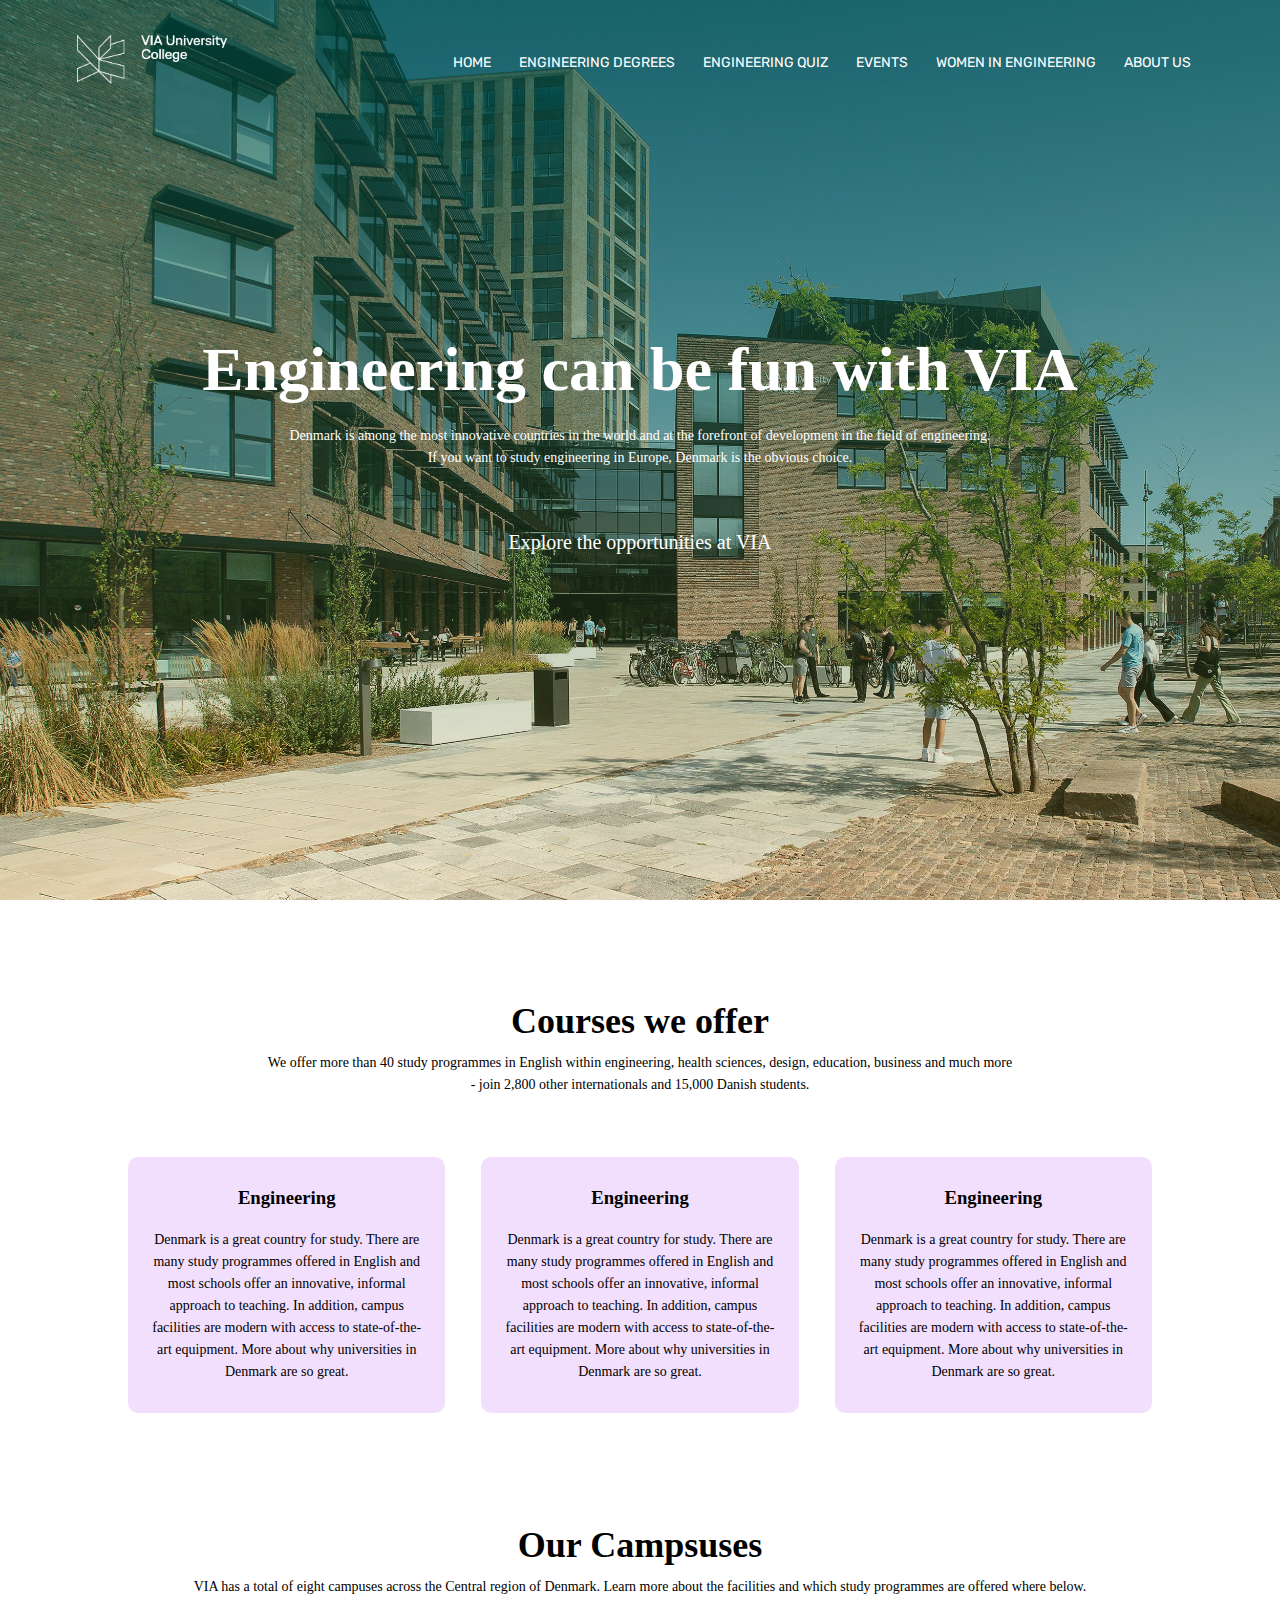
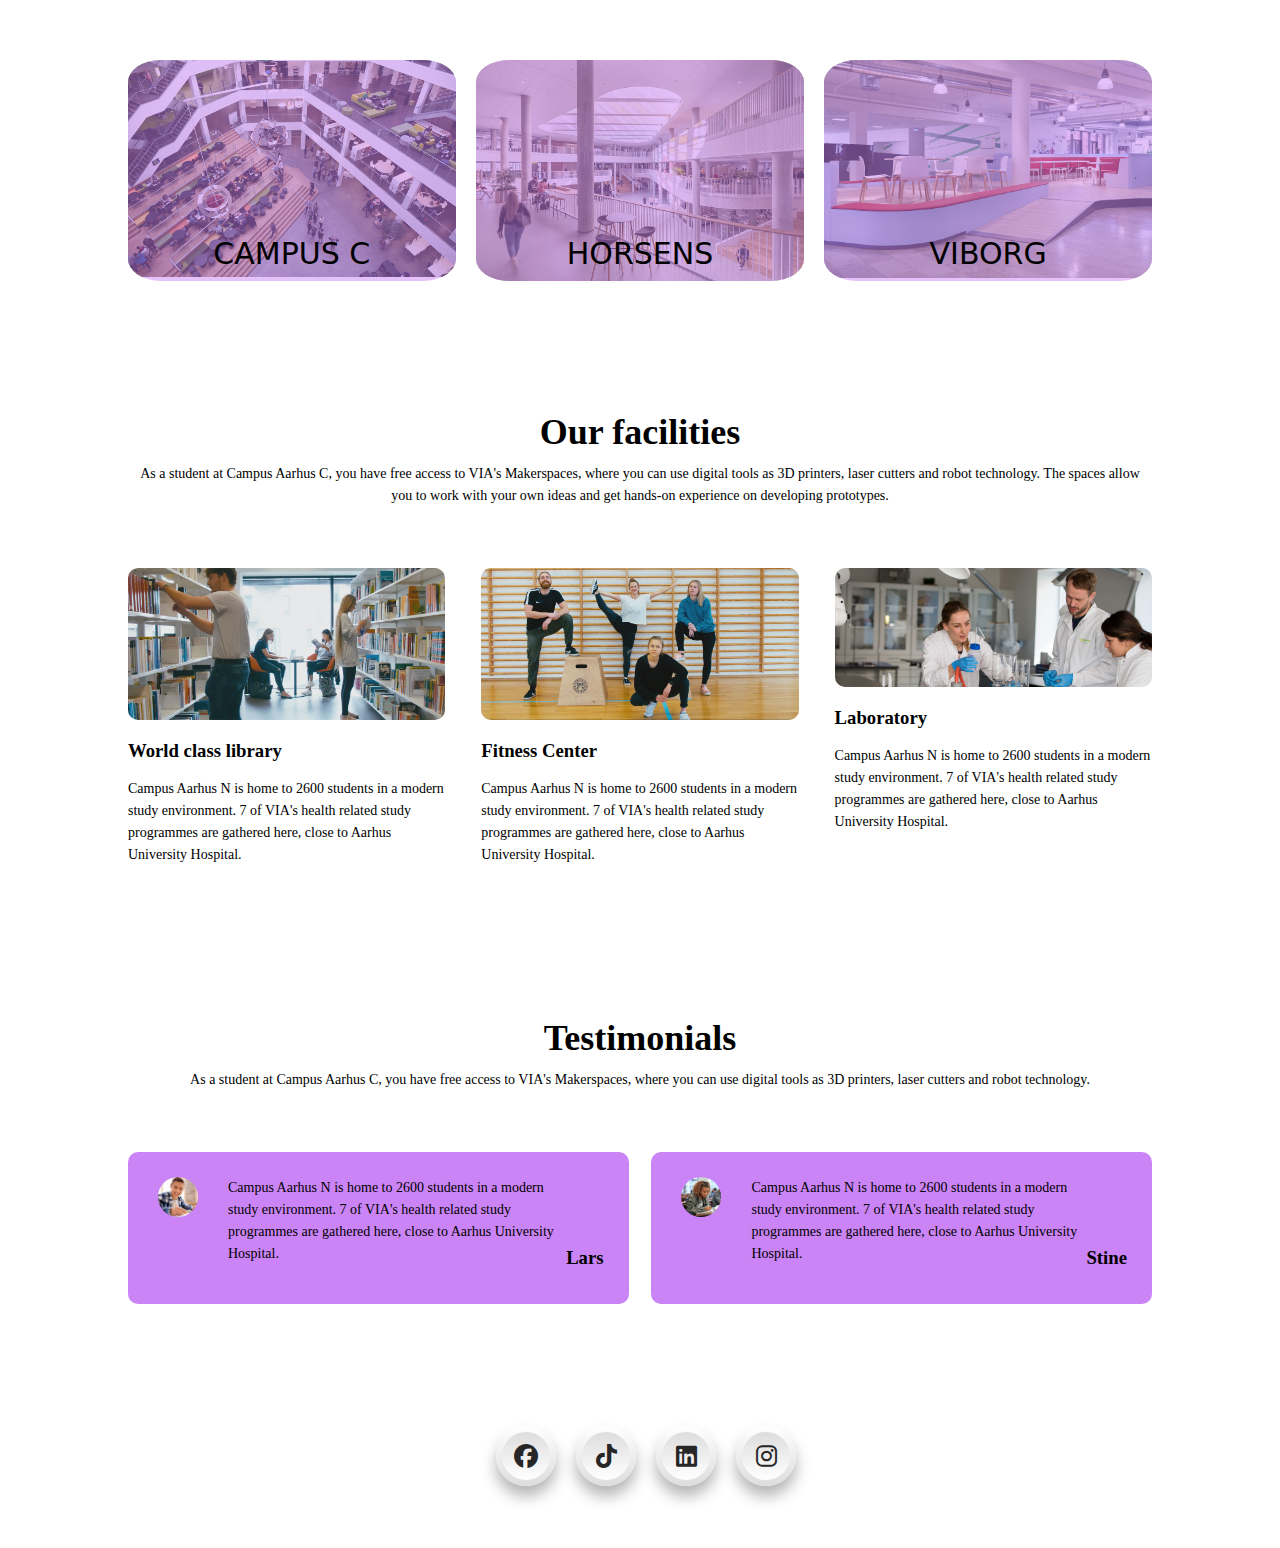
<file: index.html>
<!DOCTYPE html>
<html>
    <head>
        <meta name="viewport" content="width=device-width, initial-scale=1">
        <title>VIA Engineering</title>
        <link rel="stylesheet" href="style.css">
        <link rel="preconnect" href="https://fonts.googleapis.com">
        <link rel="preconnect" href="https://fonts.googleapis.com">
        <link href="https://cdnjs.cloudflare.com/ajax/libs/font-awesome/4.3.0/css/font-awesome.css" rel="stylesheet"  type='text/css'>
        <link rel="preconnect" href="https://fonts.gstatic.com" crossorigin>
        <link href="https://fonts.googleapis.com/css2?family=Roboto:ital,wght@0,300;0,400;0,700;1,300&family=Rubik:ital,wght@0,300;0,400;0,500;0,600;0,700;1,300&display=swap" rel="stylesheet">
        <style>
            @import url('https://fonts.googleapis.com/css2?family=Roboto:ital,wght@0,300;0,400;0,700;1,300&family=Rubik:ital,wght@0,300;0,400;0,500;0,600;0,700;1,300&display=swap');
        </style>
        <link rel="stylesheet" href="https://cdnjs.cloudflare.com/ajax/libs/font-awesome/6.2.1/css/all.min.css">
    </head>
    <body>
        <section class="header">
            <nav>
                <a href="index.html"><img src="images/logo.png"></a>
                <div class="nav-links" id="navLinks">
                    <i class="fa-solid fa-xmark" onclick="hideMenu()"></i>
                    <ul>
                        <li><a href="">HOME</a></li>
                        <li><a href="\courses.html">ENGINEERING DEGREES</a></li>
                        <li><a href="quiz.html">ENGINEERING QUIZ</a></li>
                        <li><a href="events.html">EVENTS</a></li>
                        <li><a href="women.html">WOMEN IN ENGINEERING</a></li>
                        <li><a href="about.html">ABOUT US</a></li>
                    </ul>
                </div>
                <i class="fa-solid fa-bars" onclick="showMenu()"></i>
            </nav>
            <div class="text-box">
                <h1>Engineering can be fun with VIA</h1>
                <p>Denmark is among the most innovative countries in the world and at the forefront of development in the field of engineering. <br>If you want to study engineering in Europe, Denmark is the obvious choice. </p>
                <a href="https://en.via.dk/programmes/bachelor#Area%20of%20interest=Engineering" class="hero-btn">Explore the opportunities at VIA</a>
            </div>
            

        </section>

        <section class="course">
            <h1>Courses we offer</h1>
            <p>We offer more than 40 study programmes in English within engineering, health sciences, design, education, business and much more<br> - join 2,800 other internationals and 15,000 Danish students.</p>
            <div class="row">
                <div class="course-col">
                    <h3>Engineering</h3>
                    <p>Denmark is a great country for study. There are many study programmes offered in English and most schools offer an innovative, informal approach to teaching. In addition, campus facilities are modern with access to state-of-the-art equipment. More about why universities in Denmark are so great.</p>
                </div>
                <div class="course-col">
                    <h3>Engineering</h3>
                    <p>Denmark is a great country for study. There are many study programmes offered in English and most schools offer an innovative, informal approach to teaching. In addition, campus facilities are modern with access to state-of-the-art equipment. More about why universities in Denmark are so great.</p>
                </div>
                <div class="course-col">
                    <h3>Engineering</h3>
                    <p>Denmark is a great country for study. There are many study programmes offered in English and most schools offer an innovative, informal approach to teaching. In addition, campus facilities are modern with access to state-of-the-art equipment. More about why universities in Denmark are so great.</p>
                </div>
            </div>
    
    
        </section>
        <section class="campus">
            <h1>Our Campsuses</h1>
            <p>VIA has a total of eight campuses across the Central region of Denmark. Learn more about the facilities and which study programmes are offered where below.</p>
            <div class="row">
                <div class="campus-col">
                    <img src="images/campusC.jpg">
                    <div class="layer">
                        <h3>CAMPUS C</h3>
                    </div>
                </div>
                <div class="campus-col">
                    <img src="images/horsens.jpg">
                    <div class="layer">
                        <h3>HORSENS</h3>
                    </div>
                </div>
                <div class="campus-col">
                    <img src="images/viborg.jpg">
                    <div class="layer">
                        <h3>VIBORG</h3>
                    </div>
                </div>
            </div>

        </section>
        <section class="facilities">
            <h1>Our facilities</h1>
            <p>As a student at Campus Aarhus C, you have free access to VIA's Makerspaces, where you can use digital tools as 3D printers, laser cutters and robot technology.

                The spaces allow you to work with your own ideas and get hands-on experience on developing prototypes.</p>
                <div class="row">
                    <div class="facilities-col">
                        <img src="images/library.jpg">
                        <h3>World class library</h3>
                        <p>Campus Aarhus N is home to 2600 students in a modern study environment. 7 of VIA's health related study programmes are gathered here, close to Aarhus University Hospital.</p>
                    </div>
                    <div class="facilities-col">
                        <img src="images/GymHall.jpg">
                        <h3>Fitness Center</h3>
                        <p>Campus Aarhus N is home to 2600 students in a modern study environment. 7 of VIA's health related study programmes are gathered here, close to Aarhus University Hospital.</p>
                    </div>
                    <div class="facilities-col">
                        <img src="images/via-ingenioer.jpg">
                        <h3>Laboratory</h3>
                        <p>Campus Aarhus N is home to 2600 students in a modern study environment. 7 of VIA's health related study programmes are gathered here, close to Aarhus University Hospital.</p>
                    </div>
                </div>
        </section>
        <section class="testimonials">
            <h1>Testimonials</h1>
            <p>As a student at Campus Aarhus C, you have free access to VIA's Makerspaces, where you can use digital tools as 3D printers, laser cutters and robot technology.</p>
            <div class="row">
                <div class="testimonials-col">
                    <img src="images/Lars.jpg">
                    <p>Campus Aarhus N is home to 2600 students in a modern study environment. 7 of VIA's health related study programmes are gathered here, close to Aarhus University Hospital.</p>
                    <h3>Lars</h3>
                </div>
                <div class="testimonials-col">
                    <img src="images/Stine.jpg">
                    <p>Campus Aarhus N is home to 2600 students in a modern study environment. 7 of VIA's health related study programmes are gathered here, close to Aarhus University Hospital.</p>
                    <h3>Stine</h3>
                </div>

            </div>

        </section>
<script>
    var navLinks = document.getElementById("navLinks");

    function showMenu(){
        navLinks.style.right = "0";
    }
    function hideMenu(){
        navLinks.style.right = "-200px";
    }
</script>
<footer class="social-footer">
    <ul>
        <li><a href="https://www.facebook.com/viauniversitycollege/"><i class="fab fa-facebook" aria-hidden="true"></i></a></li>
        <li><a href="#"><i class="fab fa-tiktok" aria-hidden="true"></i></a></li>
        <li><a href="https://www.linkedin.com/school/via-university-college/?originalSubdomain=dk"><i class="fab fa-linkedin" aria-hidden="true"></i></a></li>
        <li><a href="https://www.instagram.com/viauniversitycollege/?hl=en"><i class="fab fa-instagram" aria-hidden="true"></i></a></li>
      </ul>
</footer>
    </body>
</html>
</file>
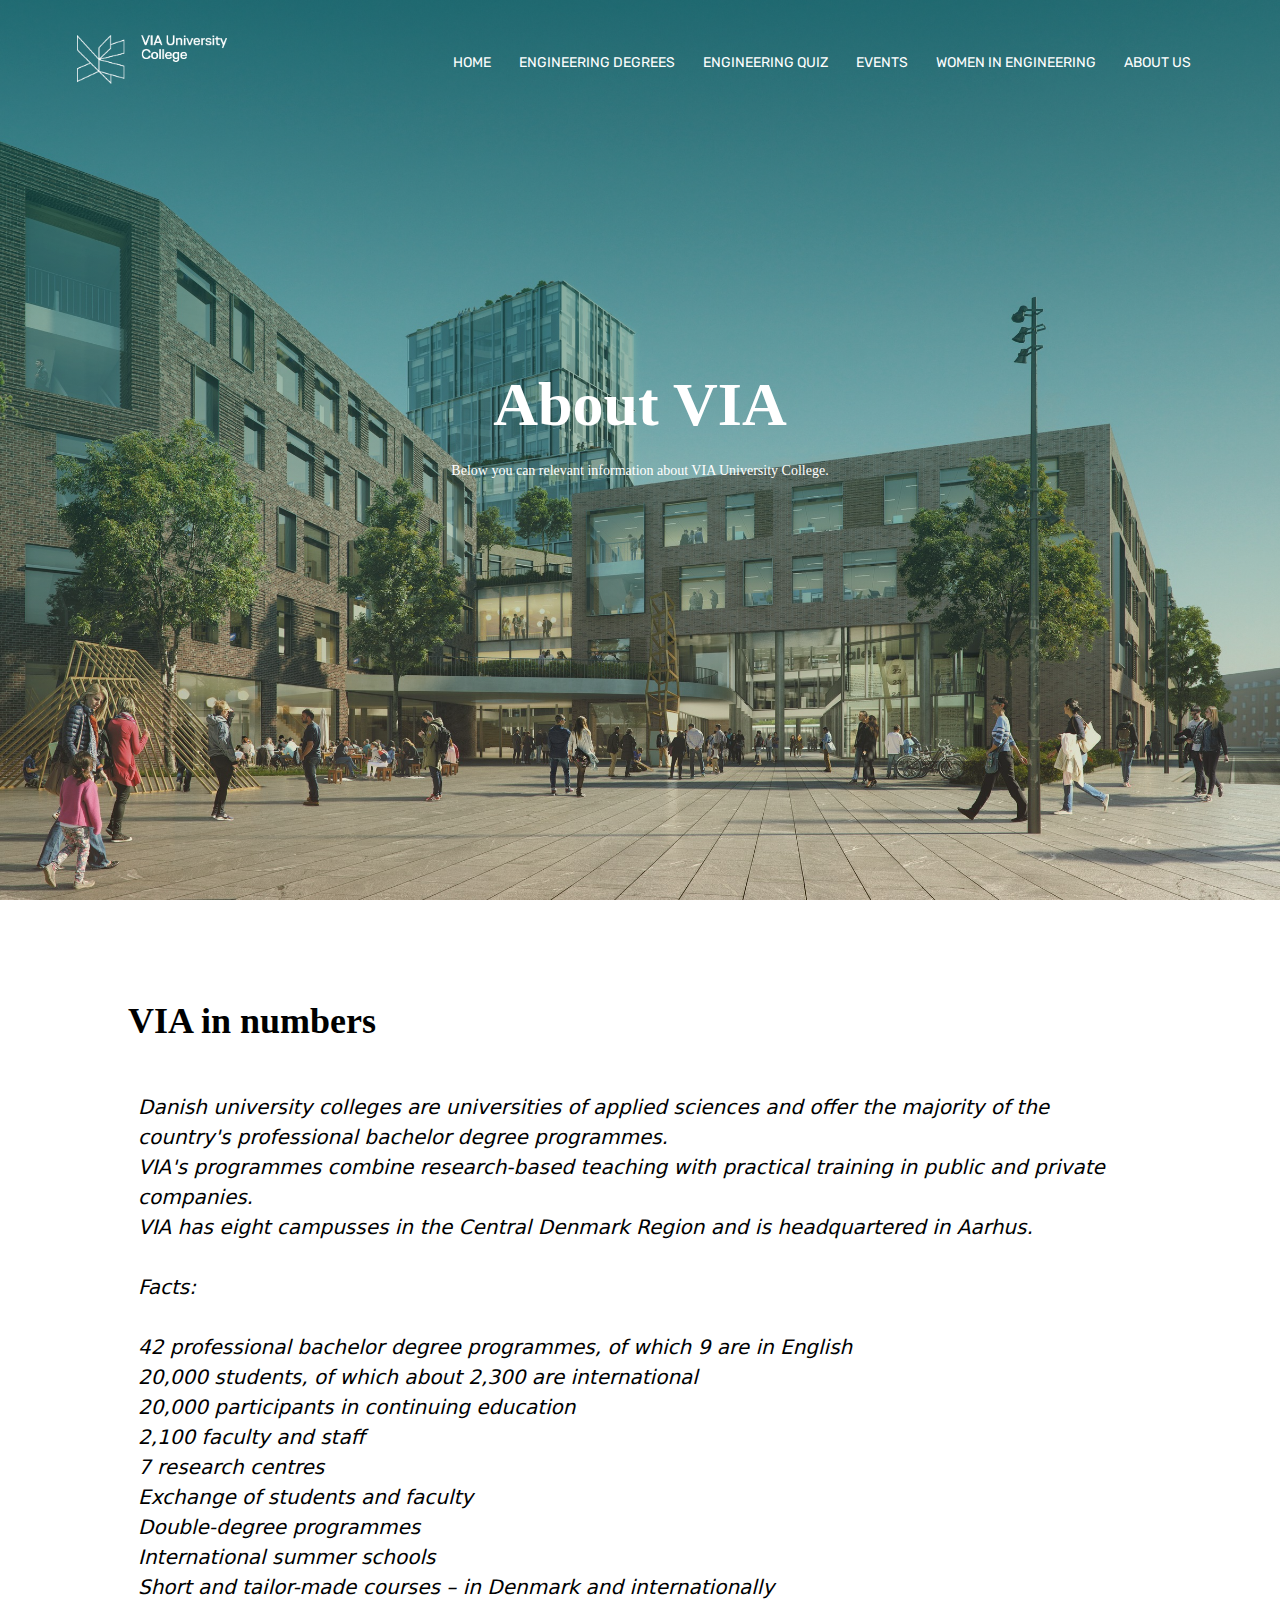
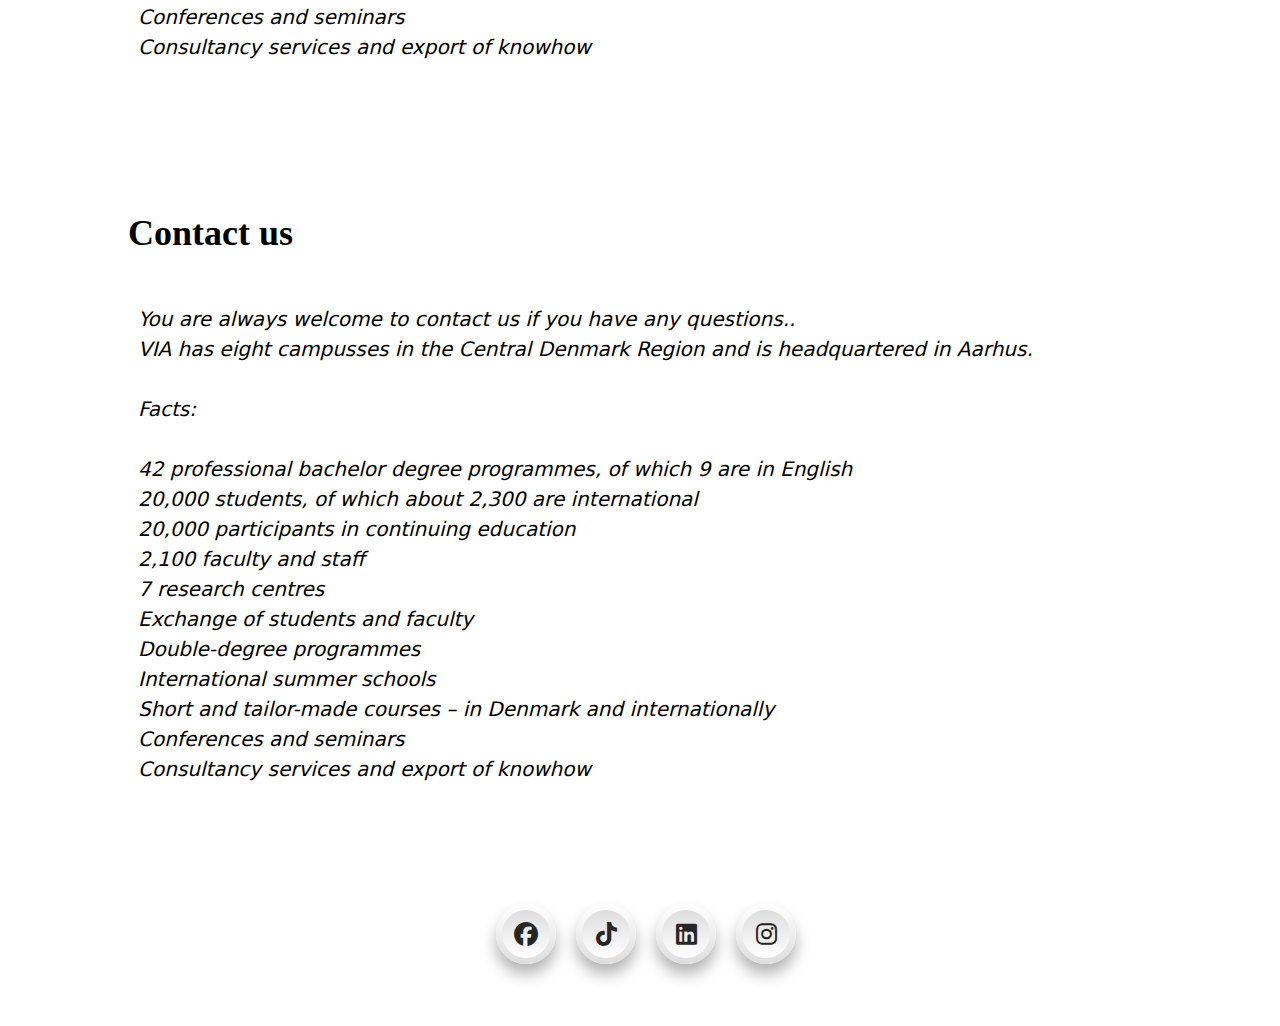
<file: about.html>
<!DOCTYPE html>
<html>
    <head>
        <meta name="viewport" content="width=device-width, initial-scale=1">
        <title>VIA Engineering</title>
        <link rel="stylesheet" href="style.css">
        <link rel="preconnect" href="https://fonts.googleapis.com">
        <link rel="preconnect" href="https://fonts.googleapis.com">
        <link rel="preconnect" href="https://fonts.gstatic.com" crossorigin>
        <link href="https://fonts.googleapis.com/css2?family=Roboto:ital,wght@0,300;0,400;0,700;1,300&family=Rubik:ital,wght@0,300;0,400;0,500;0,600;0,700;1,300&display=swap" rel="stylesheet">
        <style>
            @import url('https://fonts.googleapis.com/css2?family=Roboto:ital,wght@0,300;0,400;0,700;1,300&family=Rubik:ital,wght@0,300;0,400;0,500;0,600;0,700;1,300&display=swap');
        </style>
<link rel="stylesheet" href="https://cdnjs.cloudflare.com/ajax/libs/font-awesome/6.2.1/css/all.min.css">
    </head>
    <body>
        <section class="header-about">
            <nav>
                <a href="index.html"><img src="images/logo.png"></a>
                <div class="nav-links" id="navLinks">
                    <i class="fa-solid fa-xmark" onclick="hideMenu()"></i>
                    <ul>
                        <li><a href="index.html">HOME</a></li>
                        <li><a href="courses.html">ENGINEERING DEGREES</a></li>
                        <li><a href="quiz.html">ENGINEERING QUIZ</a></li>
                        <li><a href="events.html">EVENTS</a></li>
                        <li><a href="women.html">WOMEN IN ENGINEERING</a></li>
                        <li><a href="about.html">ABOUT US</a></li>
                    </ul>
                </div>
                <i class="fa-solid fa-bars" onclick="showMenu()"></i>
            </nav>
            <div class="text-box">
                <h1>About VIA</h1>
                <p>Below you can relevant information about VIA University College.</p>
            </div>
            

        </section>

        <section class="about">
            <div class="via-numbers">
                <h1>VIA in numbers</h1>
                <P>Danish university colleges are universities of applied sciences and offer the majority of the country's professional bachelor degree programmes. <br>VIA's programmes combine research-based teaching with practical training in public and private companies.<br>

                    VIA has eight campusses in the Central Denmark Region and is headquartered in Aarhus.<br> <br>
                    
                    Facts:<br><br>
                    
                    42 professional bachelor degree programmes, of which 9 are in English<br>
                    20,000 students, of which about 2,300 are international<br>
                    20,000 participants in continuing education<br>
                    2,100 faculty and staff<br>
                    7 research centres<br>
                    Exchange of students and faculty<br>
                    Double-degree programmes<br>
                    International summer schools<br>
                    Short and tailor-made courses – in Denmark and internationally<br>
                    Conferences and seminars<br>
                    Consultancy services and export of knowhow</P>
            </div>
        </section>
        <section class="about">
            <div class="via-numbers">
                <h1>Contact us</h1>
                <P>You are always welcome to contact us if you have any questions..<br>

                    VIA has eight campusses in the Central Denmark Region and is headquartered in Aarhus.<br> <br>
                    
                    Facts:<br><br>
                    
                    42 professional bachelor degree programmes, of which 9 are in English<br>
                    20,000 students, of which about 2,300 are international<br>
                    20,000 participants in continuing education<br>
                    2,100 faculty and staff<br>
                    7 research centres<br>
                    Exchange of students and faculty<br>
                    Double-degree programmes<br>
                    International summer schools<br>
                    Short and tailor-made courses – in Denmark and internationally<br>
                    Conferences and seminars<br>
                    Consultancy services and export of knowhow</P>
            </div>
        </section>
<script>
    var navLinks = document.getElementById("navLinks");

    function showMenu(){
        navLinks.style.right = "0";
    }
    function hideMenu(){
        navLinks.style.right = "-200px";
    }
</script>
<footer class="social-footer">
    <ul>
        <li><a href="https://www.facebook.com/viauniversitycollege/"><i class="fab fa-facebook" aria-hidden="true"></i></a></li>
        <li><a href="#"><i class="fab fa-tiktok" aria-hidden="true"></i></a></li>
        <li><a href="https://www.linkedin.com/school/via-university-college/?originalSubdomain=dk"><i class="fab fa-linkedin" aria-hidden="true"></i></a></li>
        <li><a href="https://www.instagram.com/viauniversitycollege/?hl=en"><i class="fab fa-instagram" aria-hidden="true"></i></a></li>
      </ul>
</footer>
    </body>
</html>
</file>
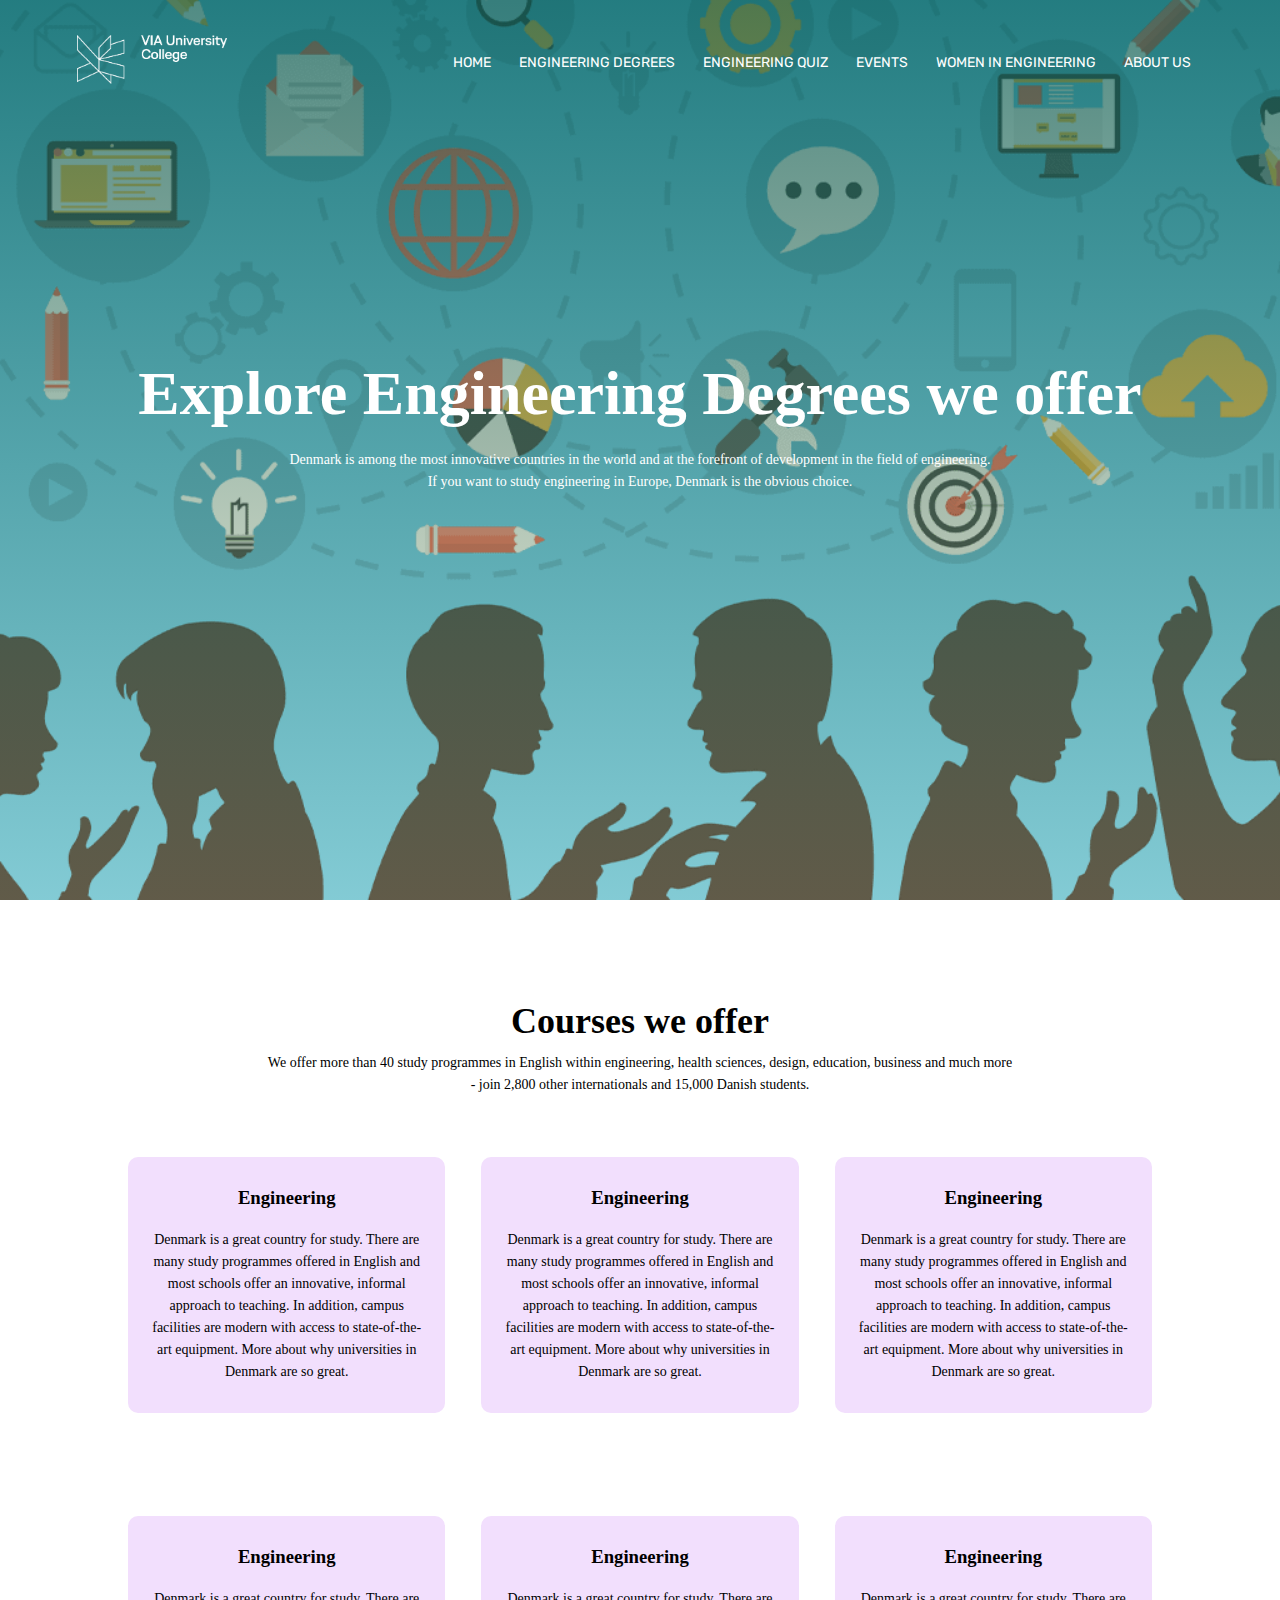
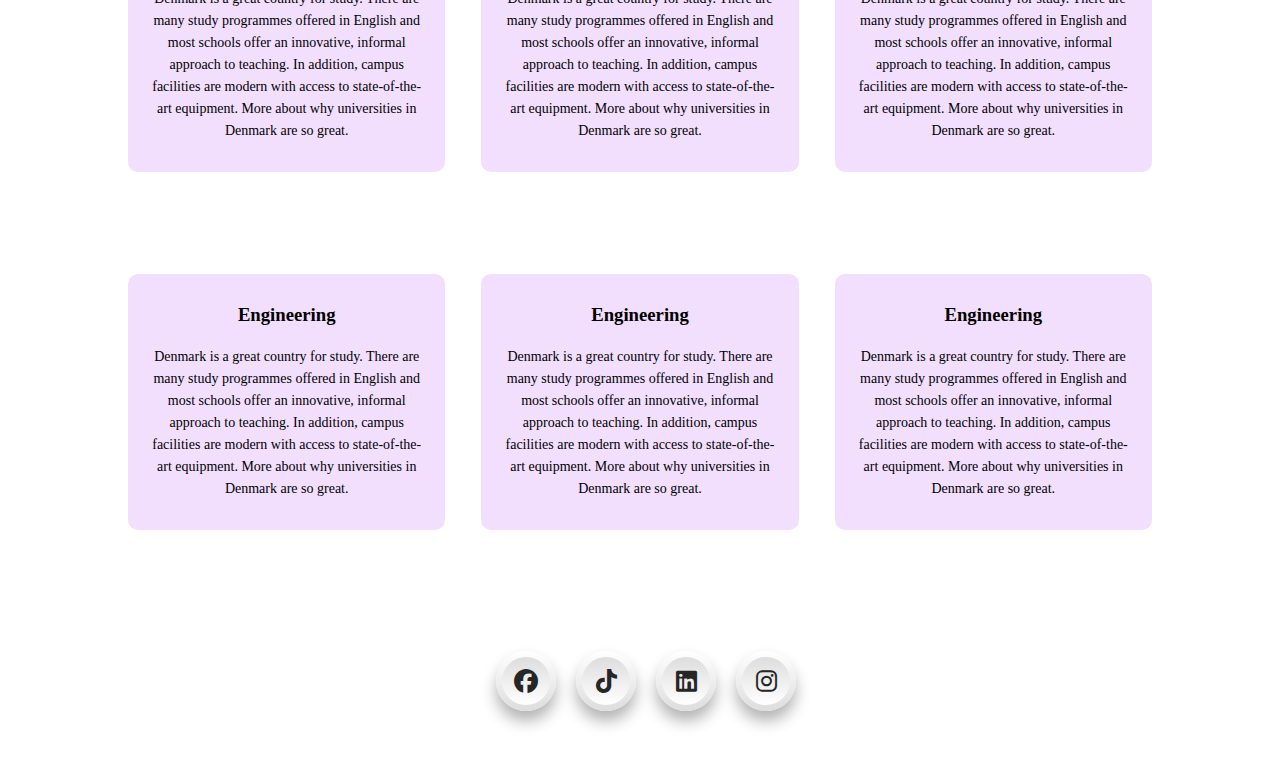
<file: courses.html>
<!DOCTYPE html>
<html>
    <head>
        <meta name="viewport" content="width=device-width, initial-scale=1">
        <title>VIA Engineering</title>
        <link rel="stylesheet" href="style.css">
        <link rel="preconnect" href="https://fonts.googleapis.com">
        <link rel="preconnect" href="https://fonts.googleapis.com">
        <link rel="preconnect" href="https://fonts.gstatic.com" crossorigin>
        <link href="https://fonts.googleapis.com/css2?family=Roboto:ital,wght@0,300;0,400;0,700;1,300&family=Rubik:ital,wght@0,300;0,400;0,500;0,600;0,700;1,300&display=swap" rel="stylesheet">
        <style>
            @import url('https://fonts.googleapis.com/css2?family=Roboto:ital,wght@0,300;0,400;0,700;1,300&family=Rubik:ital,wght@0,300;0,400;0,500;0,600;0,700;1,300&display=swap');
        </style>
<link rel="stylesheet" href="https://cdnjs.cloudflare.com/ajax/libs/font-awesome/6.2.1/css/all.min.css">
    </head>
    <body>
        <section class="header-crs">
            <nav>
                <a href="index.html"><img src="images/logo.png"></a>
                <div class="nav-links" id="navLinks">
                    <i class="fa-solid fa-xmark" onclick="hideMenu()"></i>
                    <ul>
                        <li><a href="index.html">HOME</a></li>
                        <li><a href="courses.html">ENGINEERING DEGREES</a></li>
                        <li><a href="quiz.html">ENGINEERING QUIZ</a></li>
                        <li><a href="events.html">EVENTS</a></li>
                        <li><a href="women.html">WOMEN IN ENGINEERING</a></li>
                        <li><a href="about.html">ABOUT US</a></li>
                    </ul>
                </div>
                <i class="fa-solid fa-bars" onclick="showMenu()"></i>
            </nav>
            <div class="text-box">
                <h1>Explore Engineering Degrees we offer</h1>
                <p>Denmark is among the most innovative countries in the world and at the forefront of development in the field of engineering. <br>If you want to study engineering in Europe, Denmark is the obvious choice. </p>
            </div>
            

        </section>

        <section class="course">
            <h1>Courses we offer</h1>
            <p>We offer more than 40 study programmes in English within engineering, health sciences, design, education, business and much more<br> - join 2,800 other internationals and 15,000 Danish students.</p>
            <div class="row">
                <div class="course-col">
                    <h3>Engineering</h3>
                    <p>Denmark is a great country for study. There are many study programmes offered in English and most schools offer an innovative, informal approach to teaching. In addition, campus facilities are modern with access to state-of-the-art equipment. More about why universities in Denmark are so great.</p>
                </div>
                <div class="course-col">
                    <h3>Engineering</h3>
                    <p>Denmark is a great country for study. There are many study programmes offered in English and most schools offer an innovative, informal approach to teaching. In addition, campus facilities are modern with access to state-of-the-art equipment. More about why universities in Denmark are so great.</p>
                </div>
                <div class="course-col">
                    <h3>Engineering</h3>
                    <p>Denmark is a great country for study. There are many study programmes offered in English and most schools offer an innovative, informal approach to teaching. In addition, campus facilities are modern with access to state-of-the-art equipment. More about why universities in Denmark are so great.</p>
                </div>
            </div>
            <div class="row">
                <div class="course-col">
                    <h3>Engineering</h3>
                    <p>Denmark is a great country for study. There are many study programmes offered in English and most schools offer an innovative, informal approach to teaching. In addition, campus facilities are modern with access to state-of-the-art equipment. More about why universities in Denmark are so great.</p>
                </div>
                <div class="course-col">
                    <h3>Engineering</h3>
                    <p>Denmark is a great country for study. There are many study programmes offered in English and most schools offer an innovative, informal approach to teaching. In addition, campus facilities are modern with access to state-of-the-art equipment. More about why universities in Denmark are so great.</p>
                </div>
                <div class="course-col">
                    <h3>Engineering</h3>
                    <p>Denmark is a great country for study. There are many study programmes offered in English and most schools offer an innovative, informal approach to teaching. In addition, campus facilities are modern with access to state-of-the-art equipment. More about why universities in Denmark are so great.</p>
                </div>
            </div>
            <div class="row">
                <div class="course-col">
                    <h3>Engineering</h3>
                    <p>Denmark is a great country for study. There are many study programmes offered in English and most schools offer an innovative, informal approach to teaching. In addition, campus facilities are modern with access to state-of-the-art equipment. More about why universities in Denmark are so great.</p>
                </div>
                <div class="course-col">
                    <h3>Engineering</h3>
                    <p>Denmark is a great country for study. There are many study programmes offered in English and most schools offer an innovative, informal approach to teaching. In addition, campus facilities are modern with access to state-of-the-art equipment. More about why universities in Denmark are so great.</p>
                </div>
                <div class="course-col">
                    <h3>Engineering</h3>
                    <p>Denmark is a great country for study. There are many study programmes offered in English and most schools offer an innovative, informal approach to teaching. In addition, campus facilities are modern with access to state-of-the-art equipment. More about why universities in Denmark are so great.</p>
                </div>
            </div>
    
    
        </section>
<script>
    var navLinks = document.getElementById("navLinks");

    function showMenu(){
        navLinks.style.right = "0";
    }
    function hideMenu(){
        navLinks.style.right = "-200px";
    }
</script>
<footer class="social-footer">
    <ul>
        <li><a href="https://www.facebook.com/viauniversitycollege/"><i class="fab fa-facebook" aria-hidden="true"></i></a></li>
        <li><a href="#"><i class="fab fa-tiktok" aria-hidden="true"></i></a></li>
        <li><a href="https://www.linkedin.com/school/via-university-college/?originalSubdomain=dk"><i class="fab fa-linkedin" aria-hidden="true"></i></a></li>
        <li><a href="https://www.instagram.com/viauniversitycollege/?hl=en"><i class="fab fa-instagram" aria-hidden="true"></i></a></li>
      </ul>
</footer>
    </body>
</html>
</file>
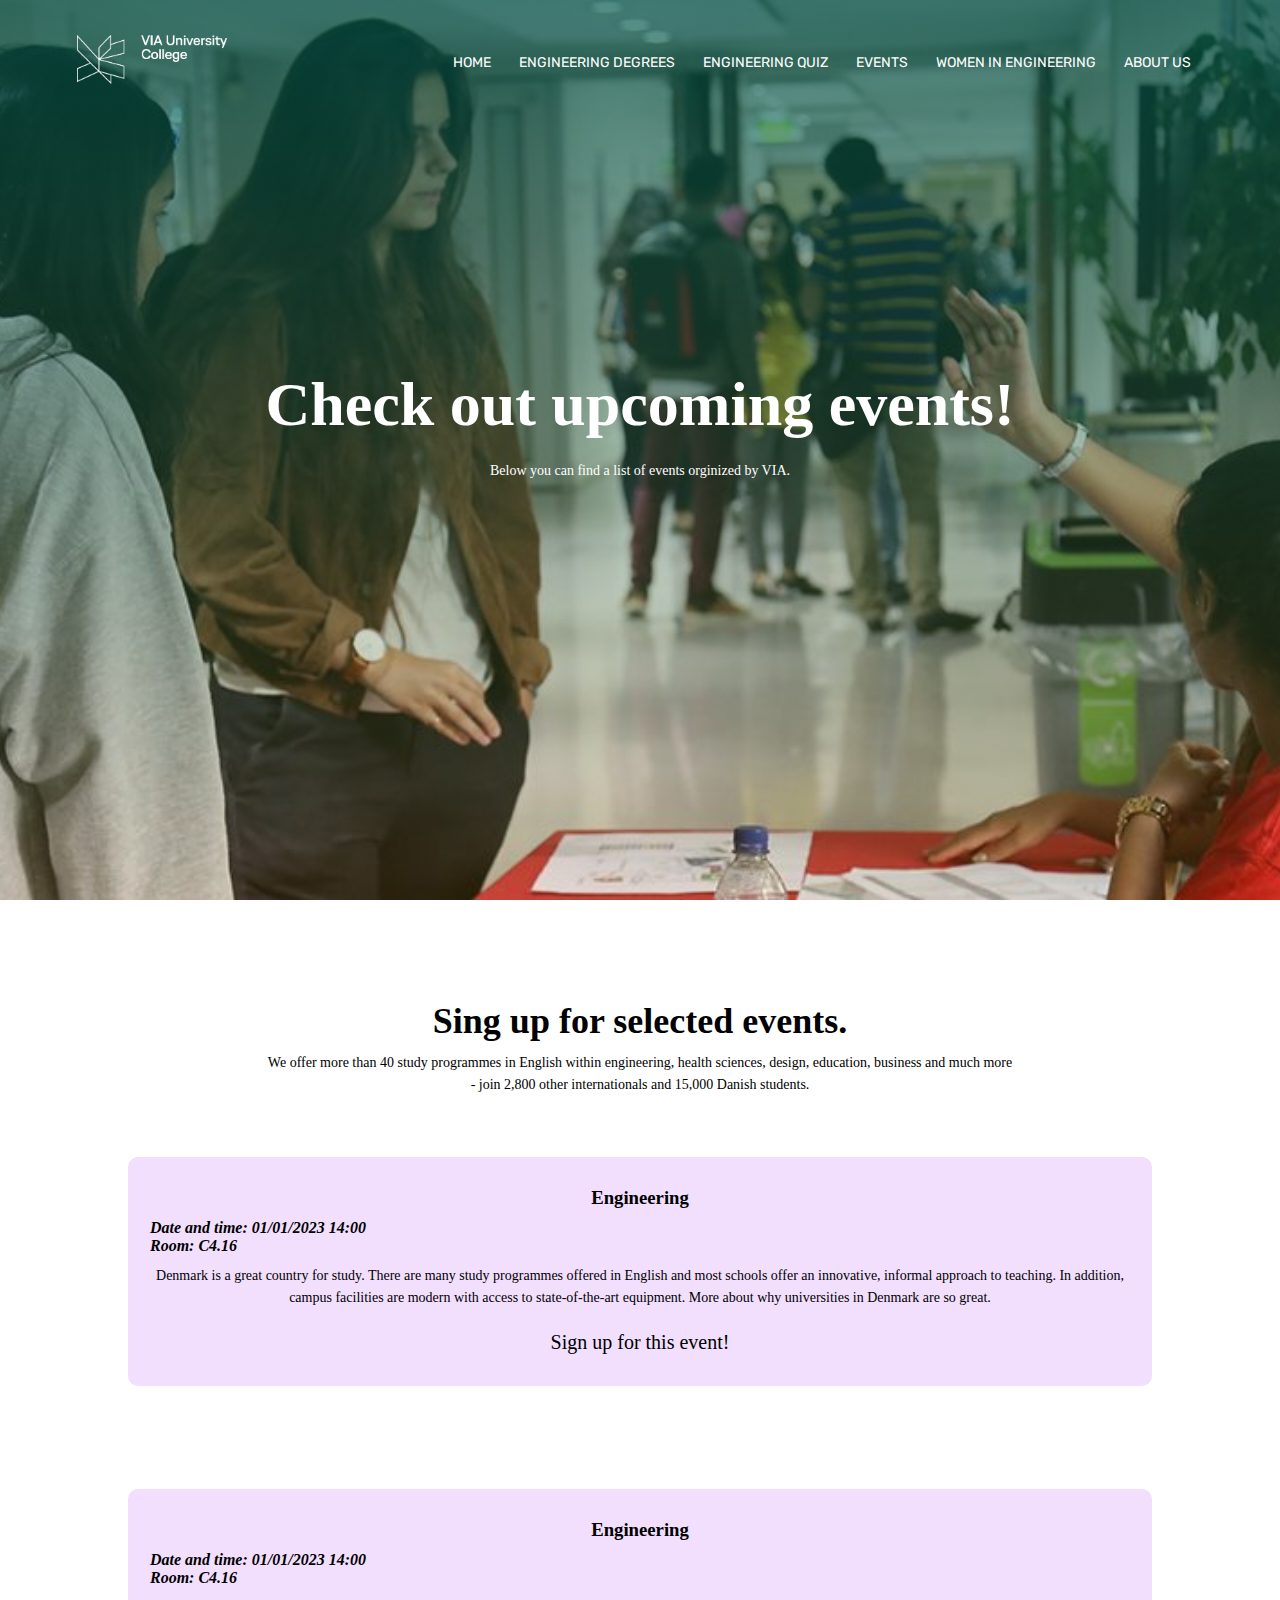
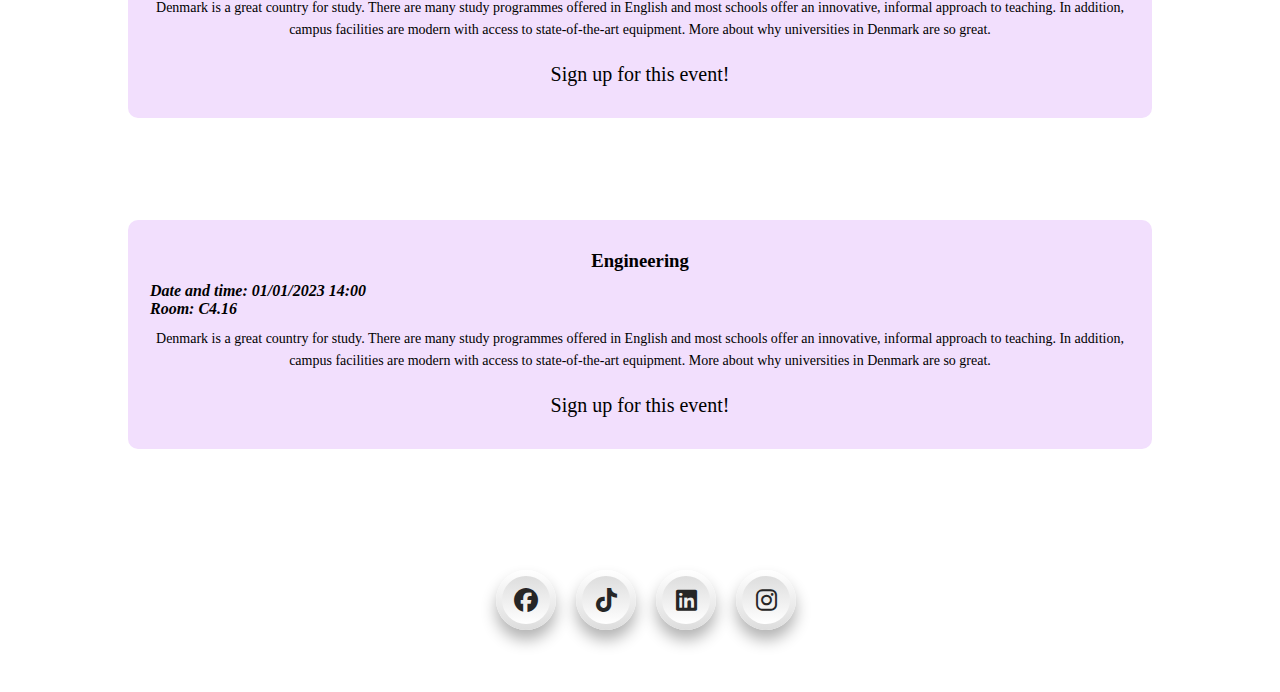
<file: events.html>
<!DOCTYPE html>
<html>
    <head>
        <meta name="viewport" content="width=device-width, initial-scale=1">
        <title>VIA Engineering</title>
        <link rel="stylesheet" href="style.css">
        <link rel="preconnect" href="https://fonts.googleapis.com">
        <link rel="preconnect" href="https://fonts.googleapis.com">
        <link rel="preconnect" href="https://fonts.gstatic.com" crossorigin>
        <link href="https://fonts.googleapis.com/css2?family=Roboto:ital,wght@0,300;0,400;0,700;1,300&family=Rubik:ital,wght@0,300;0,400;0,500;0,600;0,700;1,300&display=swap" rel="stylesheet">
        <style>
            @import url('https://fonts.googleapis.com/css2?family=Roboto:ital,wght@0,300;0,400;0,700;1,300&family=Rubik:ital,wght@0,300;0,400;0,500;0,600;0,700;1,300&display=swap');
        </style>
<link rel="stylesheet" href="https://cdnjs.cloudflare.com/ajax/libs/font-awesome/6.2.1/css/all.min.css">
    </head>
    <body>
        <section class="header-evnt">
            <nav>
                <a href="index.html"><img src="images/logo.png"></a>
                <div class="nav-links" id="navLinks">
                    <i class="fa-solid fa-xmark" onclick="hideMenu()"></i>
                    <ul>
                        <li><a href="index.html">HOME</a></li>
                        <li><a href="courses.html">ENGINEERING DEGREES</a></li>
                        <li><a href="quiz.html">ENGINEERING QUIZ</a></li>
                        <li><a href="events.html">EVENTS</a></li>
                        <li><a href="women.html">WOMEN IN ENGINEERING</a></li>
                        <li><a href="about.html">ABOUT US</a></li>
                    </ul>
                </div>
                <i class="fa-solid fa-bars" onclick="showMenu()"></i>
            </nav>
            <div class="text-box">
                <h1>Check out upcoming events!</h1>
                <p>Below you can find a list of events orginized by VIA.</p>
            </div>
            

        </section>

        <section class="course">
            <h1>Sing up for selected events.</h1>
            <p>We offer more than 40 study programmes in English within engineering, health sciences, design, education, business and much more<br> - join 2,800 other internationals and 15,000 Danish students.</p>
            <div class="row">
                <div class="event-col">
                    <h3>Engineering</h3>
                    <h4>Date and time: 01/01/2023 14:00</h4>
                    <h4>Room: C4.16</h4>
                    <p>Denmark is a great country for study. There are many study programmes offered in English and most schools offer an innovative, informal approach to teaching. In addition, campus facilities are modern with access to state-of-the-art equipment. More about why universities in Denmark are so great.</p>
                    <a href="https://en.via.dk/programmes/bachelor#Area%20of%20interest=Engineering" class="hero-btn-evnt">Sign up for this event!</a>
                </div>
            </div>
            <div class="row">
                <div class="event-col">
                    <h3>Engineering</h3>
                    <h4>Date and time: 01/01/2023 14:00</h4>
                    <h4>Room: C4.16</h4>
                    <p>Denmark is a great country for study. There are many study programmes offered in English and most schools offer an innovative, informal approach to teaching. In addition, campus facilities are modern with access to state-of-the-art equipment. More about why universities in Denmark are so great.</p>
                    <a href="https://en.via.dk/programmes/bachelor#Area%20of%20interest=Engineering" class="hero-btn-evnt">Sign up for this event!</a>
                </div>
            </div>
            <div class="row">
                <div class="event-col">
                    <h3>Engineering</h3>
                    <h4>Date and time: 01/01/2023 14:00</h4>
                    <h4>Room: C4.16</h4>
                    <p>Denmark is a great country for study. There are many study programmes offered in English and most schools offer an innovative, informal approach to teaching. In addition, campus facilities are modern with access to state-of-the-art equipment. More about why universities in Denmark are so great.</p>
                    <a href="https://en.via.dk/programmes/bachelor#Area%20of%20interest=Engineering" class="hero-btn-evnt">Sign up for this event!</a>
                </div>
            </div>
    
    
        </section>
<script>
    var navLinks = document.getElementById("navLinks");

    function showMenu(){
        navLinks.style.right = "0";
    }
    function hideMenu(){
        navLinks.style.right = "-200px";
    }
</script>
<footer class="social-footer">
    <ul>
        <li><a href="https://www.facebook.com/viauniversitycollege/"><i class="fab fa-facebook" aria-hidden="true"></i></a></li>
        <li><a href="#"><i class="fab fa-tiktok" aria-hidden="true"></i></a></li>
        <li><a href="https://www.linkedin.com/school/via-university-college/?originalSubdomain=dk"><i class="fab fa-linkedin" aria-hidden="true"></i></a></li>
        <li><a href="https://www.instagram.com/viauniversitycollege/?hl=en"><i class="fab fa-instagram" aria-hidden="true"></i></a></li>
      </ul>
</footer>
    </body>
</html>
</file>
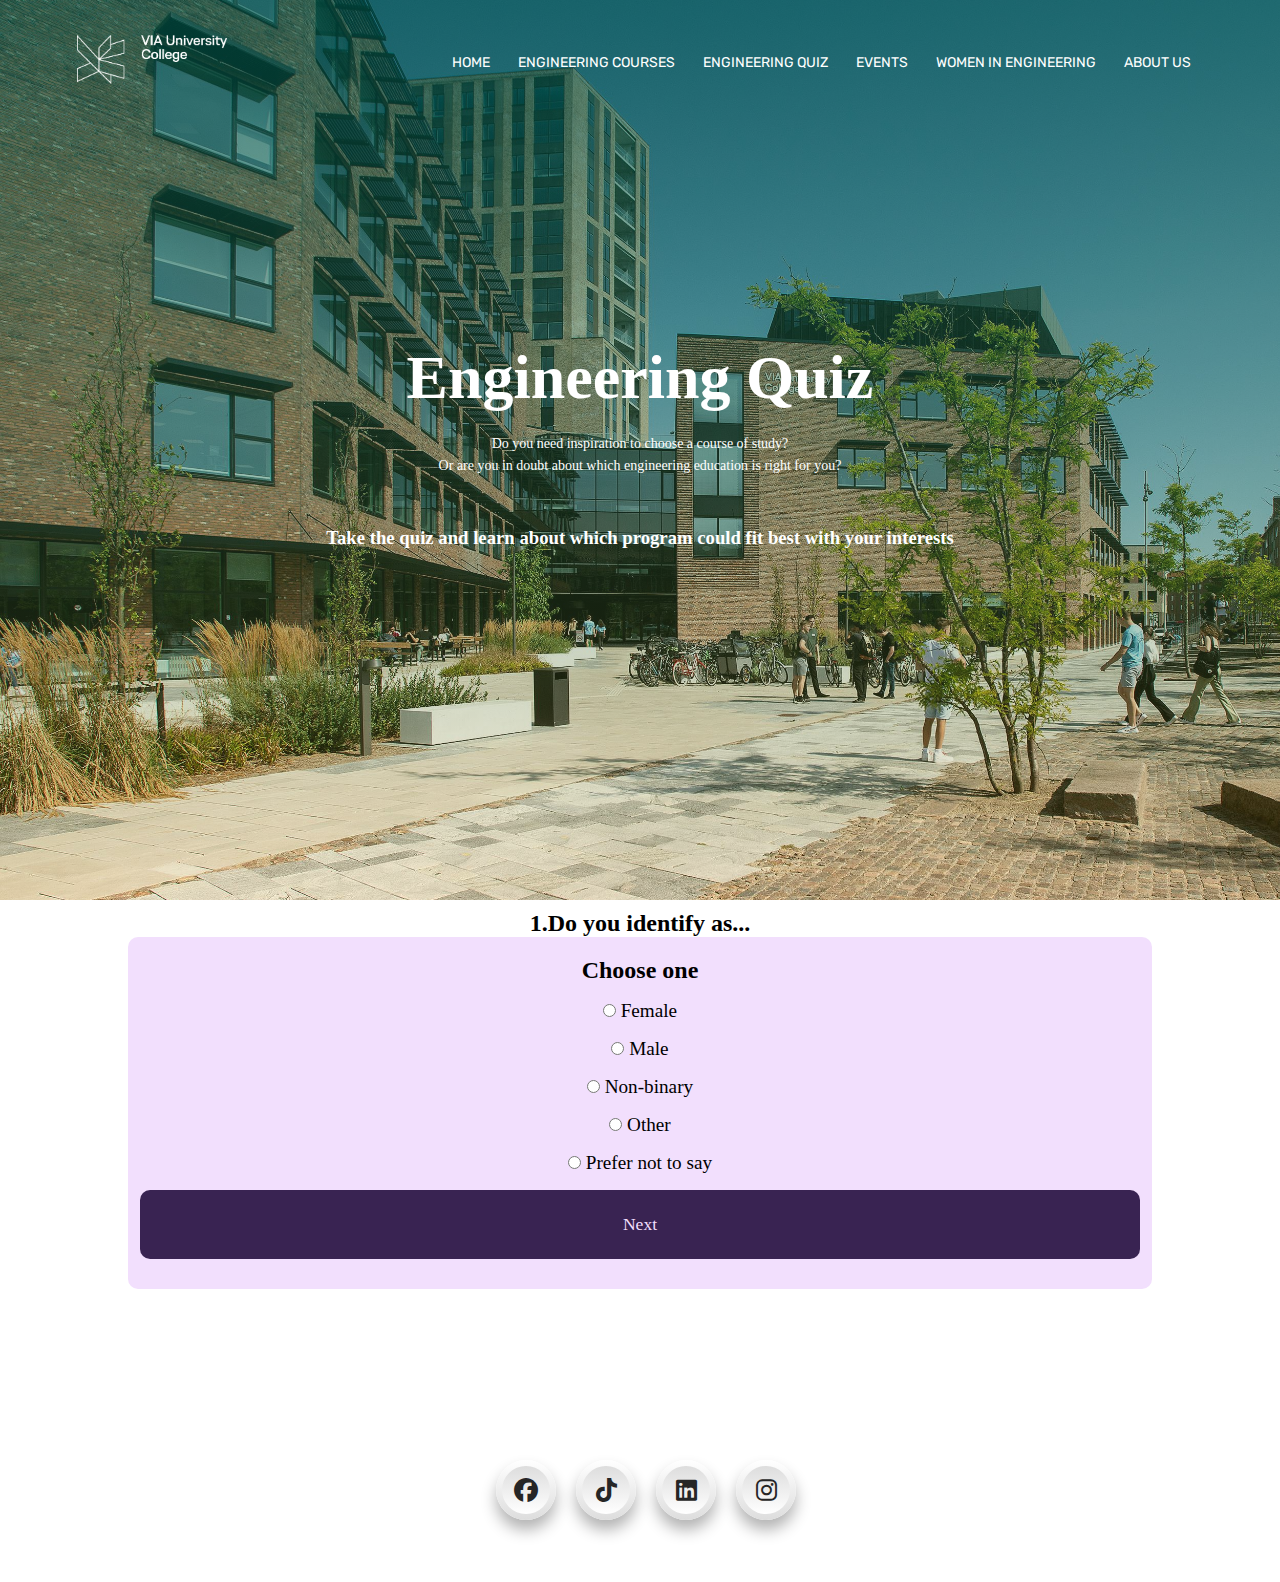
<file: quiz.html>
<!DOCTYPE html>
<html>
    <head>
        <meta name="viewport" content="width=device-width, initial-scale=1">
        <title>VIA Engineering</title>
        <link rel="stylesheet" href="style.css">
        <link rel="preconnect" href="https://fonts.googleapis.com">
        <link rel="preconnect" href="https://fonts.googleapis.com">
        <link rel="preconnect" href="https://fonts.gstatic.com" crossorigin>
        <link href="https://fonts.googleapis.com/css2?family=Roboto:ital,wght@0,300;0,400;0,700;1,300&family=Rubik:ital,wght@0,300;0,400;0,500;0,600;0,700;1,300&display=swap" rel="stylesheet">
        <style>
            @import url('https://fonts.googleapis.com/css2?family=Poppins:wght@200;300;400;500&display=swap'); ;
        </style>
<link rel="stylesheet" href="https://cdnjs.cloudflare.com/ajax/libs/font-awesome/6.2.1/css/all.min.css">
    </head>
    <body>
        <section class="header">
            <nav>
                <a href="index.html"><img src="images/logo.png"></a>
                <div class="nav-links" id="navLinks">
                    <i class="fa-solid fa-xmark" onclick="hideMenu()"></i>
                    <ul>
                        <li><a href="index.html">HOME</a></li>
                        <li><a href="\courses.html">ENGINEERING COURSES</a></li>
                        <li><a href="quiz.html">ENGINEERING QUIZ</a></li>
                        <li><a href="events.html">EVENTS</a></li>
                        <li><a href="women.html">WOMEN IN ENGINEERING</a></li>
                        <li><a href="about.html">ABOUT US</a></li>
                    </ul>
                </div>
                <i class="fa-solid fa-bars" onclick="showMenu()"></i>
            </nav>
            <div class="text-box">
                <h1>Engineering Quiz</h1>
                <p>Do you need inspiration to choose a course of study? <br> Or are you in doubt about which engineering education is right for you? </p>
                <h3>Take the quiz and learn about which program could fit best with your interests</h3>
            </div> 
        
        </section>

        <div class="quiz-container" id="quiz">
            <div class="quiz-header">
                <h2 id="question">What degree is best for you?</h2>
                
                <div class="question">
                    <h2>Choose one</h2>
                    <ul>
                    <li>
                        <input type="radio" name="answer" id="a" class="answer">
                        <label for="a" id="a_text">Answer</label>
                    </li>

                    <li>
                        <input type="radio" name="answer" id="b" class="answer">
                        <label for="b" id="b_text">Answer</label>
                    </li>

                    <li>
                        <input type="radio" name="answer" id="c" class="answer">
                        <label for="c" id="c_text">Answer</label>
                    </li>

                    <li>
                        <input type="radio" name="answer" id="d" class="answer">
                        <label for="d" id="d_text">Answer</label>
                    </li>

                    <li>
                        <input type="radio" name="answer" id="e" class="answer">
                        <label for="e" id="e_text">Answer</label>
                    </li>
                </ul>
                <button id="result">Next</button>
                </div>
            </div>
        </div>

       

<script src="script.js">

    var navLinks = document.getElementById("navLinks");
 
    function showMenu(){
        navLinks.style.right = "0";
    }
    function hideMenu(){
        navLinks.style.right = "-200px";
    }
</script>
<footer class="social-footer">
    <ul>
        <li><a href="https://www.facebook.com/viauniversitycollege/"><i class="fab fa-facebook" aria-hidden="true"></i></a></li>
        <li><a href="#"><i class="fab fa-tiktok" aria-hidden="true"></i></a></li>
        <li><a href="https://www.linkedin.com/school/via-university-college/?originalSubdomain=dk"><i class="fab fa-linkedin" aria-hidden="true"></i></a></li>
        <li><a href="https://www.instagram.com/viauniversitycollege/?hl=en"><i class="fab fa-instagram" aria-hidden="true"></i></a></li>
      </ul>
</footer>
    </body>
</html>
</file>
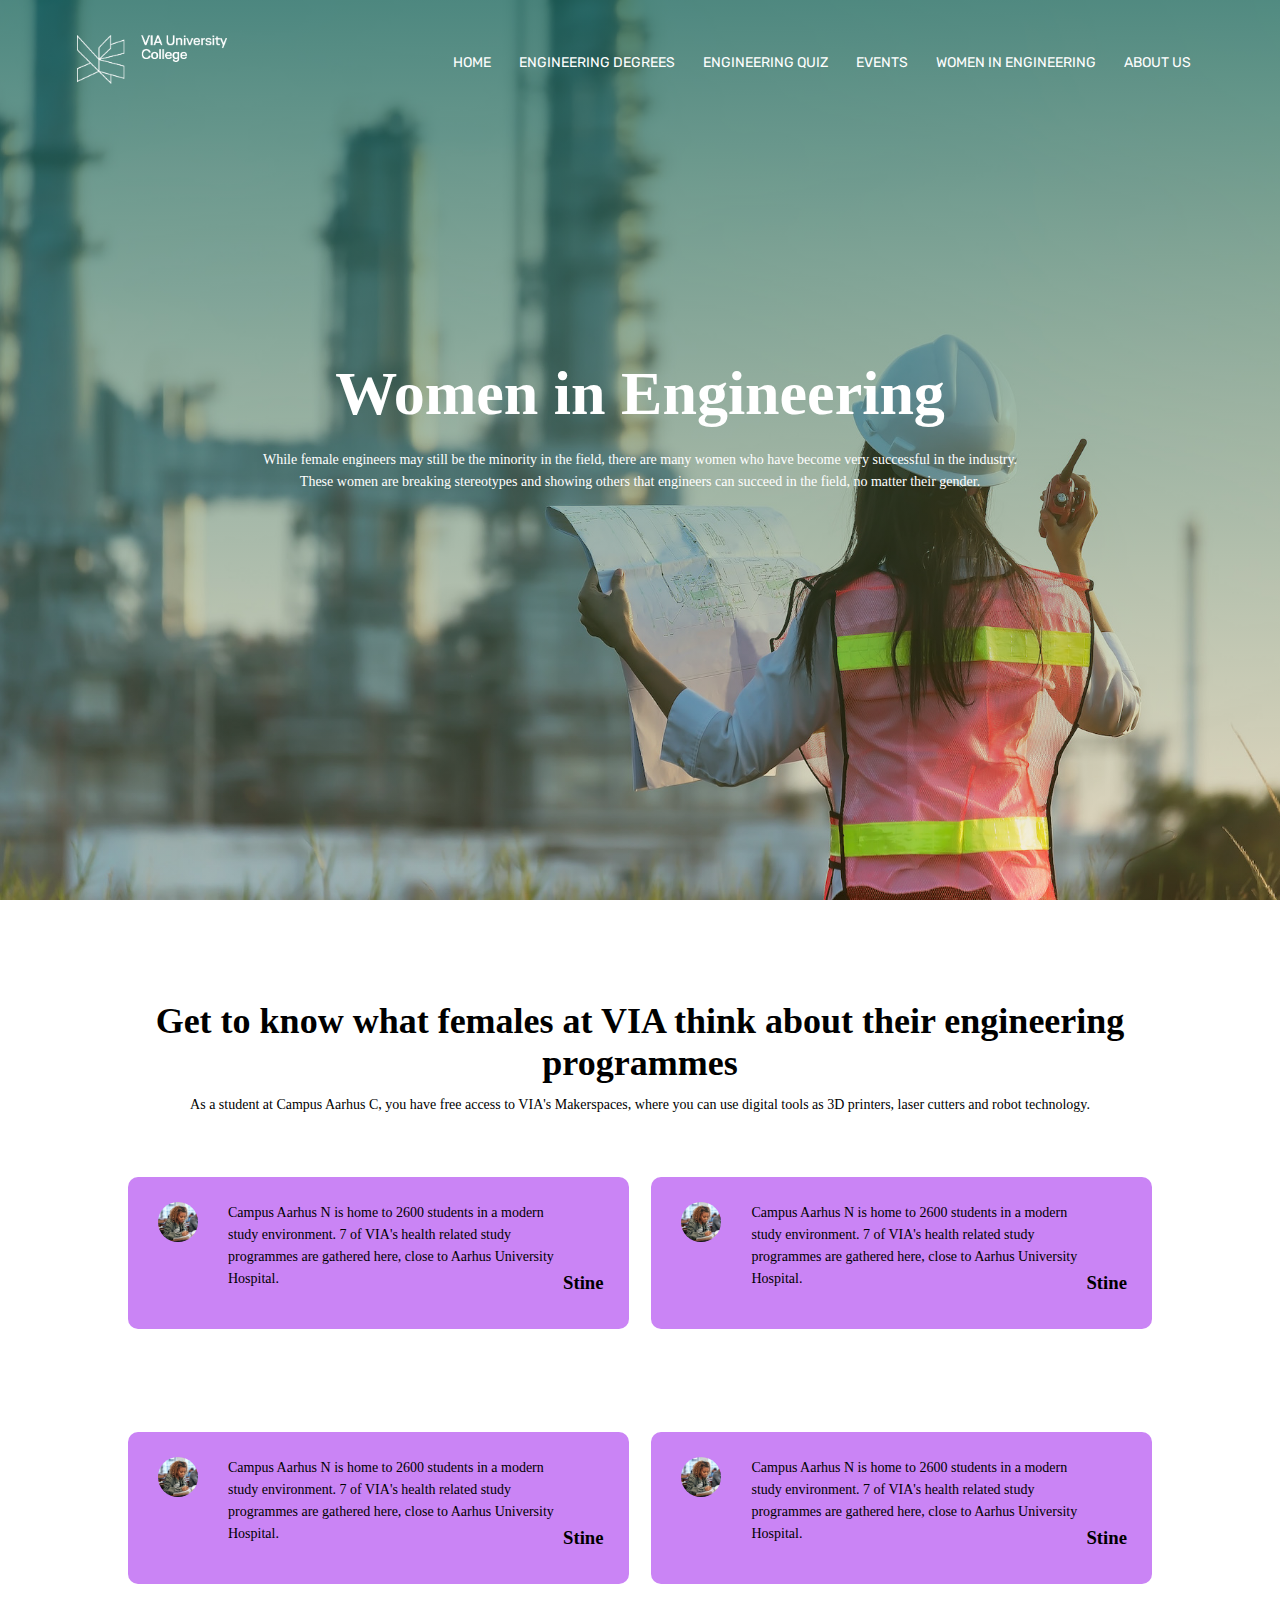
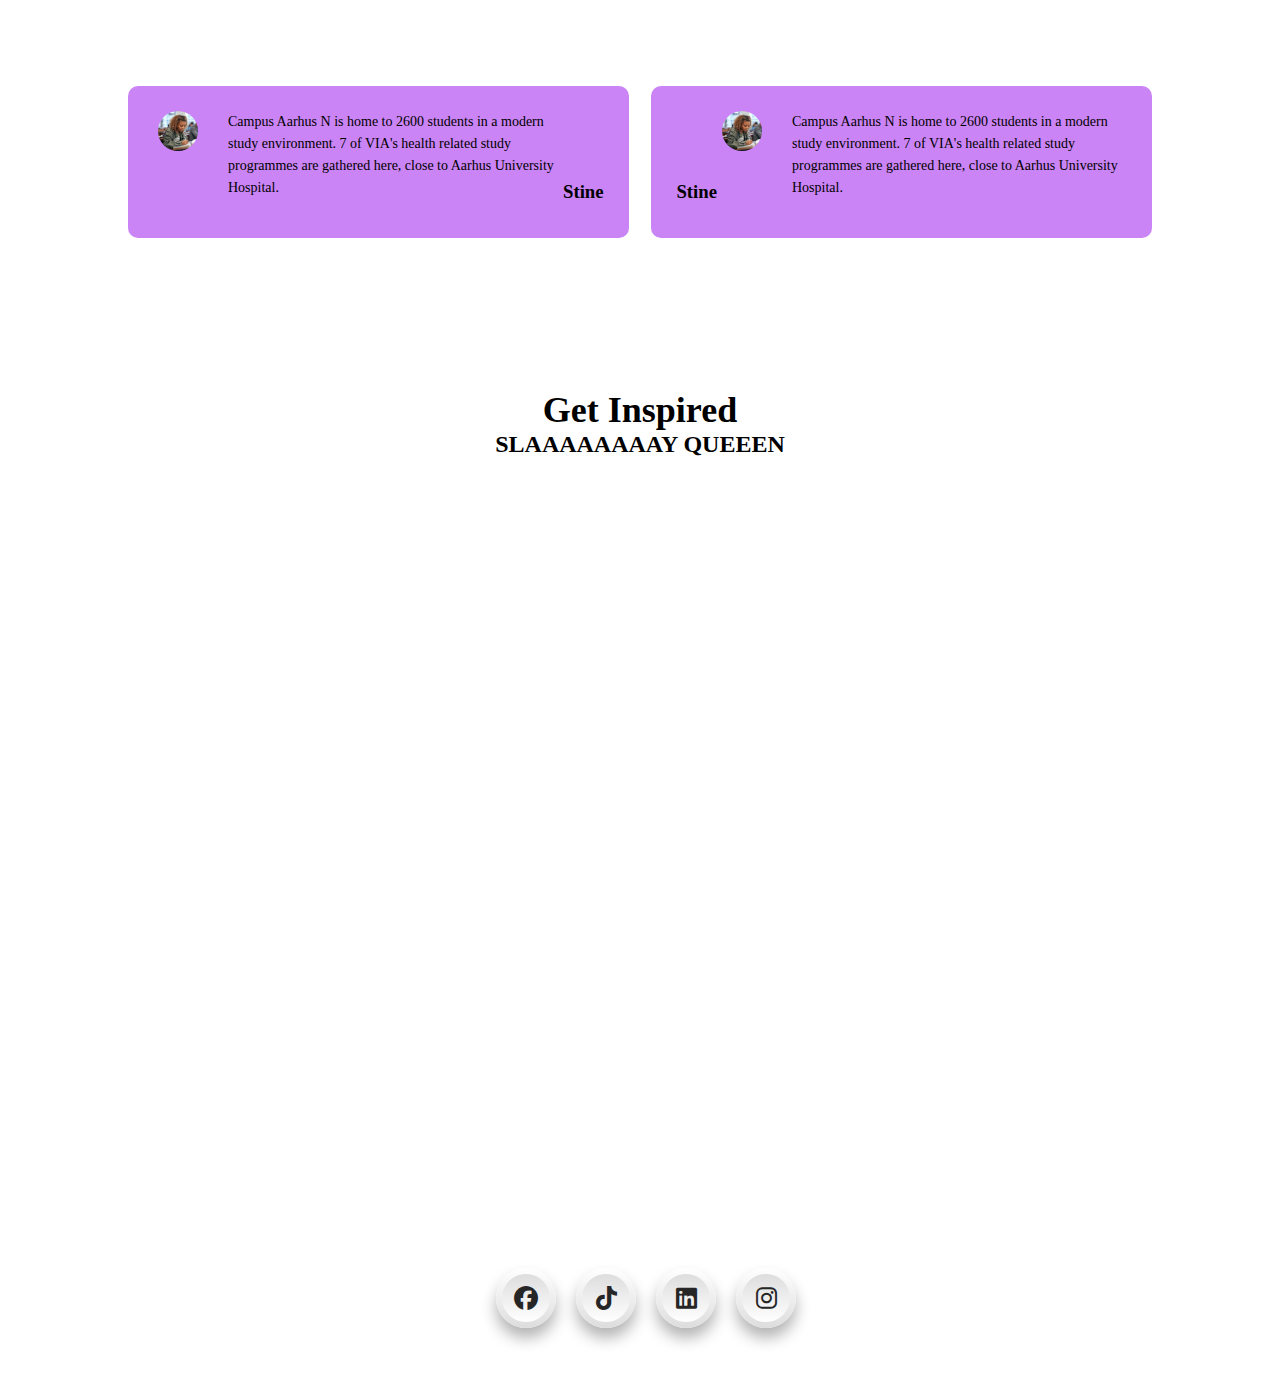
<file: women.html>
<!DOCTYPE html>
<html>
    <head>
        <meta name="viewport" content="width=device-width, initial-scale=1">
        <title>VIA Engineering</title>
        <link rel="stylesheet" href="style.css">
        <link rel="preconnect" href="https://fonts.googleapis.com">
        <link rel="preconnect" href="https://fonts.googleapis.com">
        <link rel="preconnect" href="https://fonts.gstatic.com" crossorigin>
        <link href="https://fonts.googleapis.com/css2?family=Roboto:ital,wght@0,300;0,400;0,700;1,300&family=Rubik:ital,wght@0,300;0,400;0,500;0,600;0,700;1,300&display=swap" rel="stylesheet">
        <style>
            @import url('https://fonts.googleapis.com/css2?family=Roboto:ital,wght@0,300;0,400;0,700;1,300&family=Rubik:ital,wght@0,300;0,400;0,500;0,600;0,700;1,300&display=swap');
        </style>
<link rel="stylesheet" href="https://cdnjs.cloudflare.com/ajax/libs/font-awesome/6.2.1/css/all.min.css">
    </head>
    <body>
        <section class="header-wmn">
            <nav>
                <a href="index.html"><img src="images/logo.png"></a>
                <div class="nav-links" id="navLinks">
                    <i class="fa-solid fa-xmark" onclick="hideMenu()"></i>
                    <ul>
                        <li><a href="index.html">HOME</a></li>
                        <li><a href="courses.html">ENGINEERING DEGREES</a></li>
                        <li><a href="quiz.html">ENGINEERING QUIZ</a></li>
                        <li><a href="events.html">EVENTS</a></li>
                        <li><a href="women.html">WOMEN IN ENGINEERING</a></li>
                        <li><a href="about.html">ABOUT US</a></li>
                    </ul>
                </div>
                <i class="fa-solid fa-bars" onclick="showMenu()"></i>
            </nav>
            <div class="text-box">
                <h1>Women in Engineering</h1>
                <p>While female engineers may still be the minority in the field, there are many women who have become very successful in the industry. <br>These women are breaking stereotypes and showing others that engineers can succeed in the field, no matter their gender.</p>
            </div>
            

        </section>

        <section class="testimonials">
            <h1>Get to know what females at VIA think about their engineering programmes</h1>
            <p>As a student at Campus Aarhus C, you have free access to VIA's Makerspaces, where you can use digital tools as 3D printers, laser cutters and robot technology.</p>
            <div class="row">
                <div class="testimonials-col">
                    <img src="images/Stine.jpg">
                    <p>Campus Aarhus N is home to 2600 students in a modern study environment. 7 of VIA's health related study programmes are gathered here, close to Aarhus University Hospital.</p>
                    <h3>Stine</h3>
                </div>
                <div class="testimonials-col">
                    <img src="images/Stine.jpg">
                    <p>Campus Aarhus N is home to 2600 students in a modern study environment. 7 of VIA's health related study programmes are gathered here, close to Aarhus University Hospital.</p>
                    <h3>Stine</h3>
                </div>

            </div>
            <div class="row">
                <div class="testimonials-col">
                    <img src="images/Stine.jpg">
                    <p>Campus Aarhus N is home to 2600 students in a modern study environment. 7 of VIA's health related study programmes are gathered here, close to Aarhus University Hospital.</p>
                    <h3>Stine</h3>
                </div>
                <div class="testimonials-col">
                    <img src="images/Stine.jpg">
                    <p>Campus Aarhus N is home to 2600 students in a modern study environment. 7 of VIA's health related study programmes are gathered here, close to Aarhus University Hospital.</p>
                    <h3>Stine</h3>
                </div>

            </div>
            <div class="row">
                <div class="testimonials-col">
                    <img src="images/Stine.jpg">
                    <p>Campus Aarhus N is home to 2600 students in a modern study environment. 7 of VIA's health related study programmes are gathered here, close to Aarhus University Hospital.</p>
                    <h3>Stine</h3>
                </div>
                <div class="testimonials-col">
                    <h3>Stine</h3>
                    <img src="images/Stine.jpg">
                    <p>Campus Aarhus N is home to 2600 students in a modern study environment. 7 of VIA's health related study programmes are gathered here, close to Aarhus University Hospital.</p>
                    
                </div>

            </div>

        </section>
        <section class="video-insp">
            <h1 class="video-headline">Get Inspired</h1>
            <h2>SLAAAAAAAAY QUEEEN</h2>
            <div class="video">
                <iframe width="1280px" height="720px" src="https://www.youtube.com/embed/FEeTLopLkEo" title="YouTube video player" frameborder="0" allow="accelerometer; autoplay; clipboard-write; encrypted-media; gyroscope; picture-in-picture" allowfullscreen></iframe>
            </div>
        </section>
<script>
    var navLinks = document.getElementById("navLinks");

    function showMenu(){
        navLinks.style.right = "0";
    }
    function hideMenu(){
        navLinks.style.right = "-200px";
    }
</script>
<footer class="social-footer">
    <ul>
        <li><a href="https://www.facebook.com/viauniversitycollege/"><i class="fab fa-facebook" aria-hidden="true"></i></a></li>
        <li><a href="#"><i class="fab fa-tiktok" aria-hidden="true"></i></a></li>
        <li><a href="https://www.linkedin.com/school/via-university-college/?originalSubdomain=dk"><i class="fab fa-linkedin" aria-hidden="true"></i></a></li>
        <li><a href="https://www.instagram.com/viauniversitycollege/?hl=en"><i class="fab fa-instagram" aria-hidden="true"></i></a></li>
      </ul>
</footer>
    </body>
</html>
</file>
<file: style.css>
*{
    margin: 0;
    padding: 0;

}
.header{
    min-height: 100vh;
    width: 100%;
    background-image: linear-gradient(0deg, rgba(255,174,0,0.12368697478991597) 0%, rgba(0, 86, 75, 0.681) 100%), url(images/VIA-University-College-Campus-Horsens-C-F-Moeller--img-81793-w2500-h1929.jpg);
    background-position: center;
    background-size: cover;
    position: relative;
    overflow: hidden;
}
.header-wmn{
    min-height: 100vh;
    width: 100%;
    background-image: linear-gradient(0deg, rgba(255,174,0,0.12368697478991597) 0%, rgba(0, 86, 75, 0.681) 100%), url(images/women.jpeg);
    background-position: center;
    background-size: cover;
    position: relative;
    overflow: hidden;
}
.header-evnt{
    min-height: 100vh;
    width: 100%;
    background-image: linear-gradient(0deg, rgba(255,174,0,0.12368697478991597) 0%, rgba(0, 86, 75, 0.681) 100%), url(images/events.jpeg);
    background-position: center;
    background-size: cover;
    position: relative;
    overflow: hidden;
}
.header-crs{
    min-height: 100vh;
    width: 100%;
    background-image: linear-gradient(0deg, rgba(255,174,0,0.12368697478991597) 0%, rgba(0, 86, 75, 0.681) 100%), url(images/courses.png);
    background-position: center;
    background-size: cover;
    position: relative;
    overflow: hidden;
}
.header-about{
    min-height: 100vh;
    width: 100%;
    background-image: linear-gradient(0deg, rgba(255,174,0,0.12368697478991597) 0%, rgba(0, 86, 75, 0.681) 100%), url(images/about.jpeg);
    background-position: center;
    background-size: cover;
    position: relative;
    overflow: hidden;
}
nav{
    display: flex;
    padding: 2% 6%;
    justify-content: space-between;
    align-items: center;
}
nav img{
    width: 150px;
}
.nav-links{
    flex: 1;
    text-align: right;

}
.nav-links ul li{
    list-style-type: none;
    display: inline-block;
    padding: 8px 12px;
    position: relative;

}
.nav-links ul li a{
    color:#fff ;
    text-decoration: none;
    font-size: 14px;
    font-family:'Rubik', sans-serif;
}
.nav-links ul li::after{
    content: '';
    width:0% ;
    height: 2px;
    background: #af00ca;
    display: block;
    margin: auto;
}
.nav-links ul li:hover::after{
    width: 100%;

}
.text-box{
    width: 90%;
    color: #fff;
    position: absolute;
    top: 50%;
    left: 50%;
    transform: translate(-50%, -50%);
    text-align: center;
}
.text-box h1{
    font-size: 62px;
}
.text-box p{
    margin: 10px 0 40px;
    font-size: 14px;
    color: #fff;
}
.hero-btn{
    display: inline-block;
    text-decoration: none;
    color: #fff;
    border: 4px #9601f4;
    padding: 12px 34px;
    font-size: 20px;
    background: transparent;
    position: relative;
    cursor: pointer;
}
.hero-btn:hover{
    border: #9601f4;
    background: #9601f4;
    transition: 1s;
}

nav .fa-bars{
    display: none;
}
nav .fa-solid{
    display: none;
}
.course{
    width: 80%;
    margin: auto;
    text-align: center;
    padding-top: 100px;
}
h1{
    font-size: 36px;
    font-weight: 600;
}
p{
    color: rgb(0, 0, 0);
    font-size: 14px;
    font-weight: 300;
    line-height: 22px;
    padding: 10px;
}
.row{
    margin-top: 5%;
    display: flex;
    justify-content: space-between;
}
.course-col{
    flex-basis: 31%;
    background: #f2dffd;
    border-radius: 10px;
    margin-bottom: 5%;
    padding: 20px 12px;
    box-sizing: border-box;
    transition: 0.5s;
    
}
h3{
    text-align: center;
    font-weight: 600;
    margin: 10px 0;
}

.course-col:hover{
    box-shadow:0 0 20px 0 #00000020;
}

.campus{
    width: 80%;
    margin: auto;
    text-align: center;
    padding-top: 60px;
}
.campus-col{
    flex-basis: 32%;
    border-radius: 10%;
    margin-bottom: 30px;
    position: relative;
    overflow: hidden;
    text-shadow: #9601f4;

}
.campus-col img{
    width: 100%;
    display: block;
}
.layer{
    background: #ca84f57e;
    height: 100%;
    width: 100%;
    position: absolute;
    top: 0;
    left: 0;

}
.layer:hover{
    background: transparent;
    transition: 0.4s;
}
.layer h3{
    width: 100%;
    font-family: system-ui, -apple-system, BlinkMacSystemFont, 'Segoe UI', Roboto, Oxygen, Ubuntu, Cantarell, 'Open Sans', 'Helvetica Neue', sans-serif;
    font-weight: 500;
    color: rgb(0, 0, 0);
    font-size: 30px;
    bottom: 0;
    left: 50%;
    transform: translateX(-50%);
    position: absolute;
    opacity: 1;
    transition: 0.4s;
}
.layer:hover h3{
    bottom: 50%;
    opacity: 0;

}
.facilities{
    width: 80%;
    margin: auto;
    text-align: center;
    padding-top: 100px;
}
.facilities-col{
    flex-basis: 31%;
    border-radius: 10px;
    margin-bottom: 5%;
    text-align: left;
}
.facilities-col img{
    width: 100%;
    border-radius: 10px;

}
.facilities-col p{
    padding: 0;
}
.facilities-col h3{
    margin-top: 16px;
    margin-bottom: 16px;
    text-align: left;
}
.testimonials{
    width: 80%;
    margin: auto;
    padding-top: 100px;
    text-align: center;
}
.testimonials-col{
    flex-basis: 44%;
    border-radius: 10px;
    margin-bottom: 5%;
    text-align: left;
    background-color: #ca84f5;
    padding: 25px;
    cursor: pointer;
    display: flex;
}
.testimonials-col img{
    height: 40px;
    width: auto;
    margin-left: 5px;
    margin-right: 30px;
    border-radius: 50%;
}
.testimonials-col p{
    padding: 0;
}
.testimonials-col h3{
    margin-top: 70px;
    text-align: left;
}
.event-col{
    flex-basis: 100%;
    background: #f2dffd;
    border-radius: 10px;
    margin-bottom: 5%;
    padding: 20px 12px;
    box-sizing: border-box;
    transition: 0.5s;
    
}
.event-col h4{
    text-align: left;
    padding-left: 10px;
    font-style: italic;
}
.hero-btn-evnt{
    display: inline-block;
    text-decoration: none;
    color: rgb(0, 0, 0);
    border: 4px #9601f4;
    padding: 12px 34px;
    font-size: 20px;
    background: transparent;
    position: relative;
    cursor: pointer;
}
.hero-btn-evnt:hover{
    border: #9601f4;
    background: #9601f4;
    transition: 1s;
    color: #fff;
}
.video{
    position: relative;
  padding-bottom: 56.25%;
  height: 0;
  width: 100%;
}
.video-insp{
    text-align: center;
    padding-top: 100px;
}
.video-insp h2{
    padding-bottom: 20px;
}
.video iframe {
    position: absolute;
    top: 0;
    left: 0;
    width: 100%;
    height: 100%;
}
/*Quiz styling code*/
.quiz-container{
    width: 80%;
    margin: auto;
    text-align: center;
    padding-top: 10px;
    padding-bottom: 50px;
}

.question{
    flex-basis: 31%;
    background: #f2dffd;
    border-radius: 10px;
    margin-bottom: 5%;
    padding: 20px 12px;
    padding-top: 20px;
    box-sizing: border-box;
    transition: 0.5s;
}

ul{
    list-style-type: none;
}

ul li{
    font-size: 1.2rem;
    margin: 1rem 0;
}

ul li label{
    cursor: pointer;
}

button{
    background-color: #392352;
    color: #f2dffd;
    border: none;
    display: block;
    width: 100%;
    cursor: pointer;
    font-size: 1.1rem;
    font-family: inherit;
    margin-bottom: 10px;
    padding: 1.5rem;
    border-radius: 10px;
}

button:hover{
    background-color: #241633;
}

button:focus{
    outline: none;
    background-color: #2873a6;
}
.via-numbers{
    width: 80%;
    margin: auto;
    text-align: left;
    padding-top: 100px;

}
.via-numbers p{
    font-size: 20px;
    font-style: italic;
    font-family: system-ui, -apple-system, BlinkMacSystemFont, 'Segoe UI', Roboto, Oxygen, Ubuntu, Cantarell, 'Open Sans', 'Helvetica Neue', sans-serif;
    padding-bottom: 50px;
    padding-top: 50px;
    line-height: 30px;
}
.social-footer{
    justify-content: center;
    padding-top: 100px;
}
.social-footer ul {
    position:relative;
    top: 50%;
    left: 88%;
    transform: translate(-50%, -50%);
    margin:0;
    padding:0;
    display:flex;
  }
  
  .social-footer ul li {
    list-style: none;
  }
  
  .social-footer ul li a {
    position: relative;
    width:60px;
    height:60px;
    display:block;
    text-align:center;
    margin:0 10px;
    border-radius: 50%;
    padding: 6px;
    box-sizing: border-box;
    text-decoration:none;
    box-shadow: 0 10px 15px rgba(0,0,0,0.3);
    background: linear-gradient(0deg, #ddd, #fff);
    transition: .5s;
  }
  
  .social-footer ul li a:hover {
    box-shadow: 0 2px 5px rgba(0,0,0,0.3);
    text-decoration:none;
  }
  
  .social-footer ul li a .fab {
    width: 100%;
    height:100%;
    display:block;
    background: linear-gradient(0deg, #fff, #ddd);
    border-radius: 50%;
    line-height: calc(60px - 12px);
    font-size:24px;
    color: #262626;
    transition: .5s;
  }
  
  .social-footer ul li:nth-child(1) a:hover .fab {
    color: #3b5998;
  }
  
  .social-footer ul li:nth-child(2) a:hover .fab {
    color: #0bf593;
  }
  
  .social-footer ul li:nth-child(3) a:hover .fab {
    color: #007bb6;
  }
  
  .social-footer ul li:nth-child(4) a:hover .fab {
    color: #e4405f;
  }

@media(max-width: 700px){
    .text-box h1{
        font-size: 20px;
    }
    .nav-links ul li{
        display: block;
    }
    .nav-links{
        position: absolute;
        background: #9601f4 ;
        height: 100vh;
        width: 200px;
        top: 0;
        right:-200px;
        text-align: left;
        z-index: 2;
        transition: 1s;
    }
    nav .fa-bars{
        display: block;
        color: #fff;
        margin: 10px;
        font-size: 22px;
        cursor: pointer;
    }
    nav .fa-solid{
        display: block;
        color: #fff;
        margin: 10px;
        font-size: 22px;
        cursor: pointer;
    }
    .nav-links ul{
        padding: 20px;
    }
    .row{
        flex-direction: column;
    }
    .video-insp{
	width: 100%;
    height: auto;
    }
    video{
        position: relative;
        padding-bottom: 56.25%;
        padding-top: 25px;
        height: 0;
        padding: 20px;
    }
    .video iframe{
        position: absolute;
        top: 0;
        left: 0;
        width: 1005;
        height: 100%;
    }
    .social-footer ul {
        position:relative;
        top: 50%;
        left: 60%;
        transform: translate(-50%, -50%);
        margin:0;
        padding:0;
        display:flex;
      }
    
}
</file>
